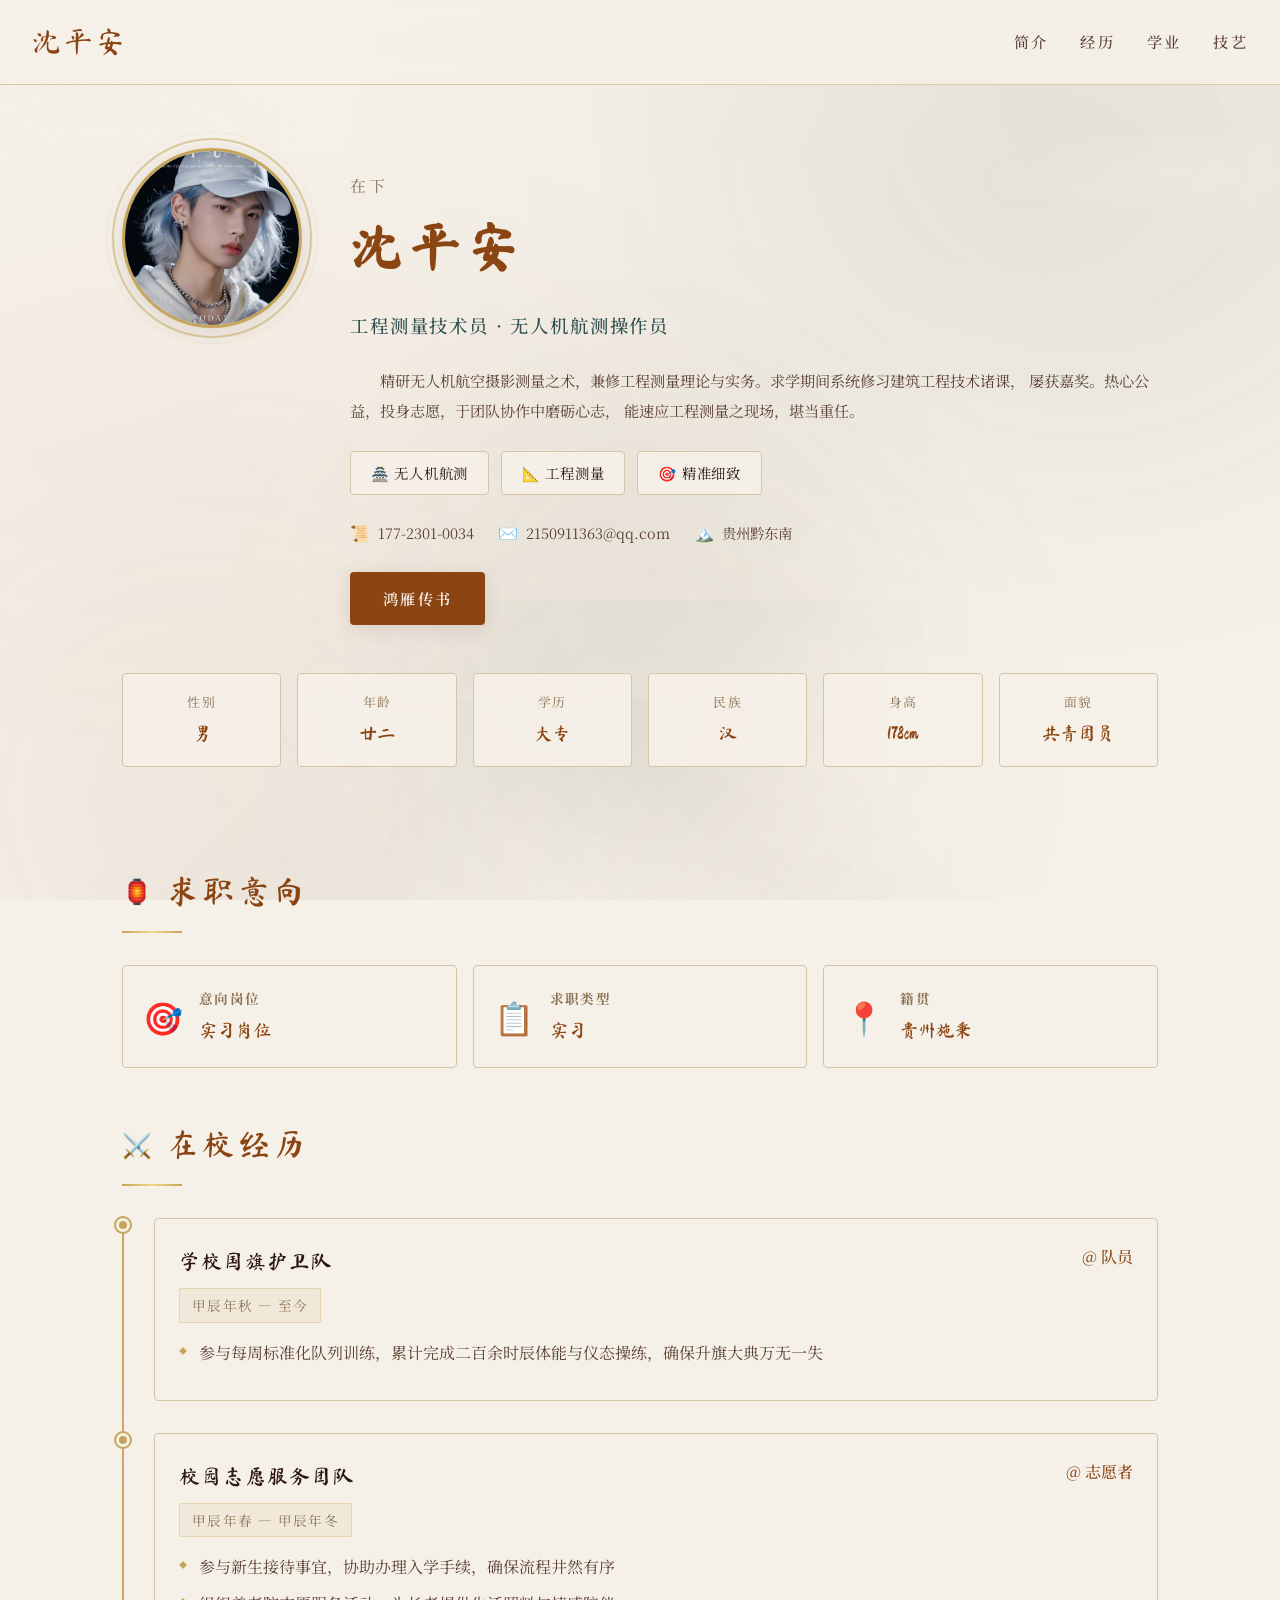
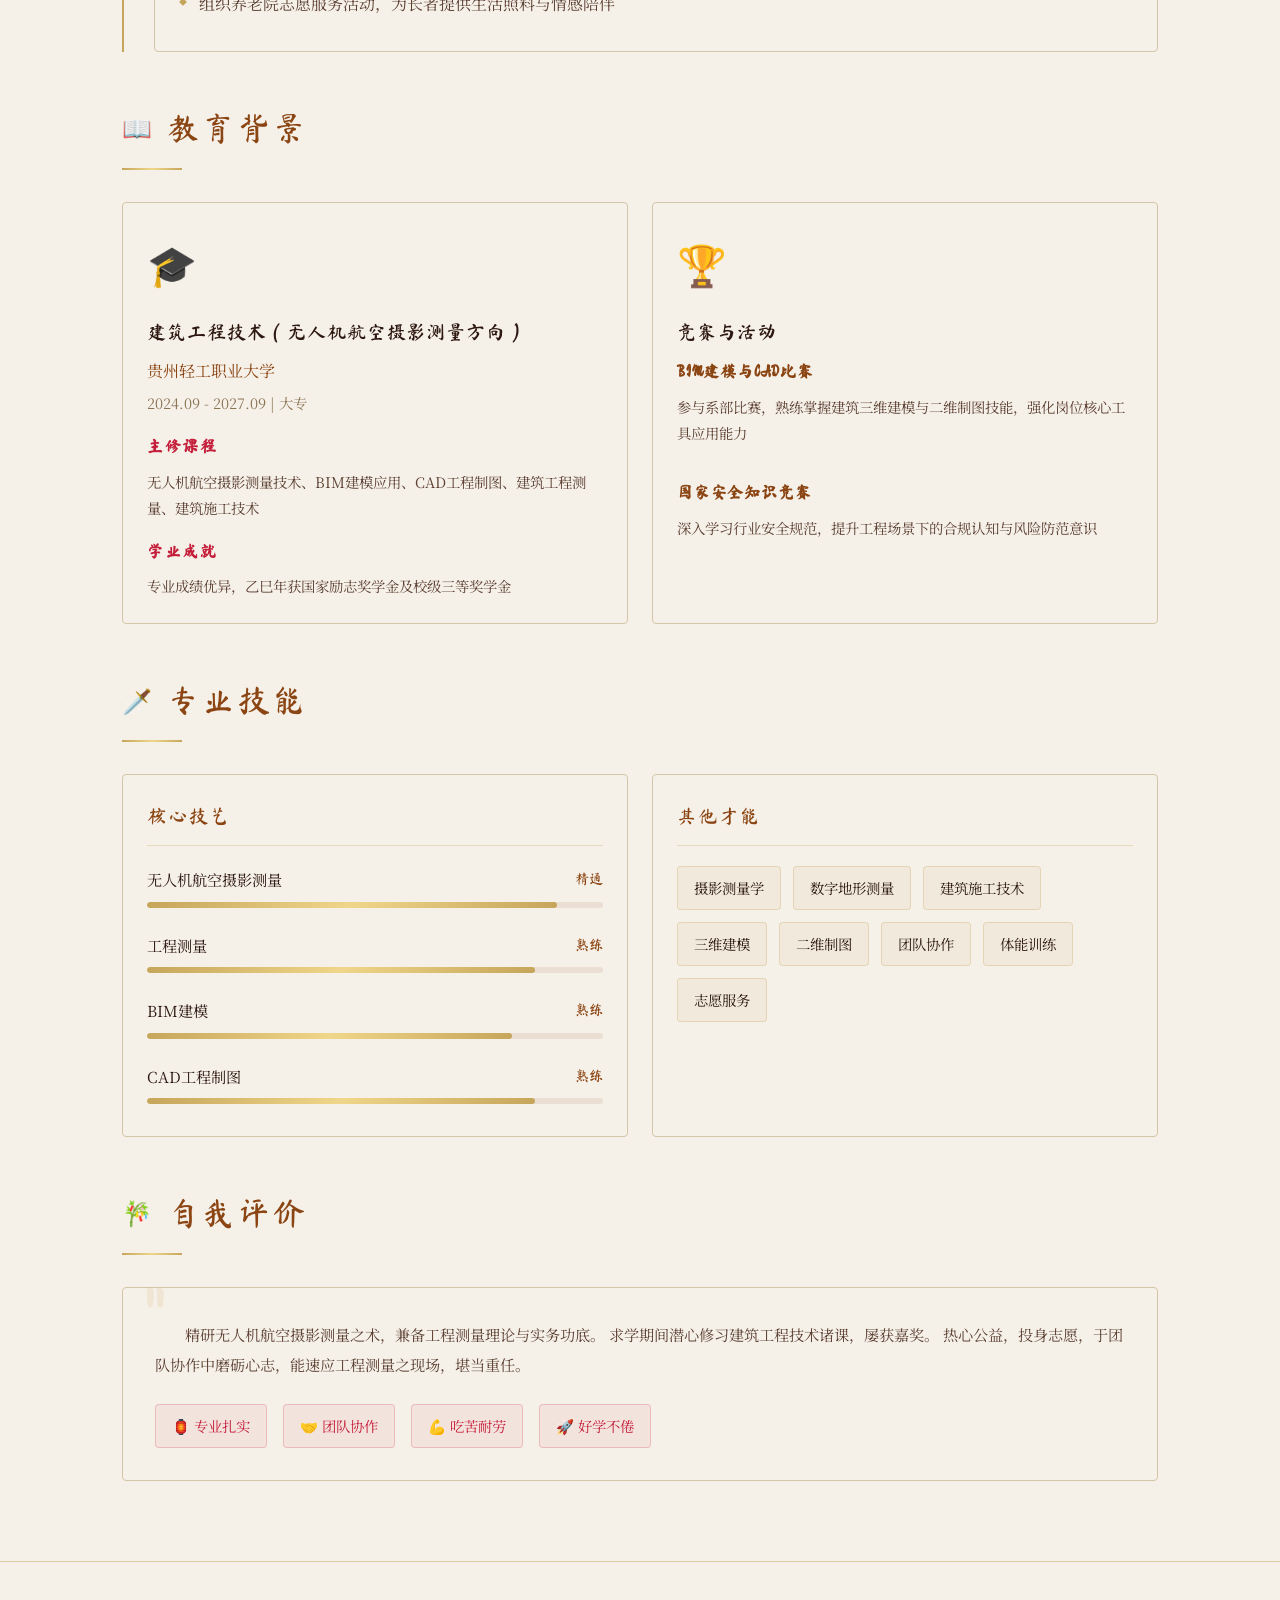
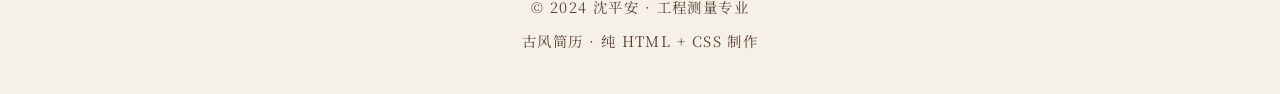
<file: index.html>
<!DOCTYPE html>
<html lang="zh-CN">
<head>
    <meta charset="UTF-8">
    <meta name="viewport" content="width=device-width, initial-scale=1.0">
    <title>个人简历 | 沈平安 - 工程测量</title>
    <link rel="stylesheet" href="style.css">
    <link rel="preconnect" href="https://fonts.googleapis.com">
    <link href="https://fonts.googleapis.com/css2?family=Noto+Serif+SC:wght@400;500;600;700;900&family=Ma+Shan+Zheng&display=swap" rel="stylesheet">
</head>
<body>
    <!-- 背景装饰 -->
    <div class="bg-decoration">
        <div class="ink-wash ink-1"></div>
        <div class="ink-wash ink-2"></div>
        <div class="ink-wash ink-3"></div>
        <div class="cloud cloud-1"></div>
        <div class="cloud cloud-2"></div>
        <div class="mountain mountain-1"></div>
        <div class="mountain mountain-2"></div>
    </div>

    <!-- 导航栏 -->
    <nav class="navbar">
        <div class="nav-brand">沈平安</div>
        <ul class="nav-links">
            <li><a href="#about">简介</a></li>
            <li><a href="#experience">经历</a></li>
            <li><a href="#education">学业</a></li>
            <li><a href="#skills">技艺</a></li>
        </ul>
    </nav>

    <!-- 主要内容 -->
    <main class="container">
        
        <!-- 个人简介区域 -->
        <section id="about" class="section hero-section">
            <div class="hero-content">
                <div class="avatar-wrapper">
                    <div class="avatar-ring"></div>
                    <div class="avatar">
                        <img src="avatar.jpg" alt="沈平安" class="avatar-img">
                    </div>
                </div>
                <div class="hero-text">
                    <h1 class="hero-title">
                        <span class="greeting">在下</span>
                        <span class="name">沈平安</span>
                    </h1>
                    <p class="hero-subtitle">工程测量技术员 · 无人机航测操作员</p>
                    <p class="hero-description">
                        精研无人机航空摄影测量之术，兼修工程测量理论与实务。求学期间系统修习建筑工程技术诸课，
                        屡获嘉奖。热心公益，投身志愿，于团队协作中磨砺心志，
                        能速应工程测量之现场，堪当重任。
                    </p>
                    <div class="hero-tags">
                        <span class="tag">🏯 无人机航测</span>
                        <span class="tag">📐 工程测量</span>
                        <span class="tag">🎯 精准细致</span>
                    </div>
                    <div class="contact-info">
                        <div class="contact-item">
                            <span class="contact-icon">📜</span>
                            <span>177-2301-0034</span>
                        </div>
                        <div class="contact-item">
                            <span class="contact-icon">✉️</span>
                            <span>2150911363@qq.com</span>
                        </div>
                        <div class="contact-item">
                            <span class="contact-icon">🏔️</span>
                            <span>贵州黔东南</span>
                        </div>
                    </div>
                    <div class="social-links">
                        <a href="mailto:2150911363@qq.com" class="social-btn" title="发送邮件">
                            <span>鸿雁传书</span>
                        </a>
                    </div>
                </div>
            </div>
            
            <!-- 基本信息 -->
            <div class="basic-info-grid">
                <div class="info-card">
                    <span class="info-label">性别</span>
                    <span class="info-value">男</span>
                </div>
                <div class="info-card">
                    <span class="info-label">年龄</span>
                    <span class="info-value">廿二</span>
                </div>
                <div class="info-card">
                    <span class="info-label">学历</span>
                    <span class="info-value">大专</span>
                </div>
                <div class="info-card">
                    <span class="info-label">民族</span>
                    <span class="info-value">汉</span>
                </div>
                <div class="info-card">
                    <span class="info-label">身高</span>
                    <span class="info-value">178cm</span>
                </div>
                <div class="info-card">
                    <span class="info-label">面貌</span>
                    <span class="info-value">共青团员</span>
                </div>
            </div>
        </section>

        <!-- 求职意向 -->
        <section class="section intent-section">
            <h2 class="section-title">
                <span class="title-icon">🏮</span>
                求职意向
            </h2>
            <div class="intent-cards">
                <div class="intent-card">
                    <div class="intent-icon">🎯</div>
                    <div class="intent-content">
                        <h3>意向岗位</h3>
                        <p>实习岗位</p>
                    </div>
                </div>
                <div class="intent-card">
                    <div class="intent-icon">📋</div>
                    <div class="intent-content">
                        <h3>求职类型</h3>
                        <p>实习</p>
                    </div>
                </div>
                <div class="intent-card">
                    <div class="intent-icon">📍</div>
                    <div class="intent-content">
                        <h3>籍贯</h3>
                        <p>贵州施秉</p>
                    </div>
                </div>
            </div>
        </section>

        <!-- 在校经历 -->
        <section id="experience" class="section">
            <h2 class="section-title">
                <span class="title-icon">⚔️</span>
                在校经历
            </h2>
            <div class="timeline">
                <div class="timeline-item">
                    <div class="timeline-marker"></div>
                    <div class="timeline-content">
                        <div class="timeline-header">
                            <h3 class="timeline-title">学校国旗护卫队</h3>
                            <span class="timeline-company">@ 队员</span>
                        </div>
                        <span class="timeline-date">甲辰年秋 — 至今</span>
                        <ul class="timeline-list">
                            <li>参与每周标准化队列训练，累计完成二百余时辰体能与仪态操练，确保升旗大典万无一失</li>
                        </ul>
                    </div>
                </div>
                <div class="timeline-item">
                    <div class="timeline-marker"></div>
                    <div class="timeline-content">
                        <div class="timeline-header">
                            <h3 class="timeline-title">校园志愿服务团队</h3>
                            <span class="timeline-company">@ 志愿者</span>
                        </div>
                        <span class="timeline-date">甲辰年春 — 甲辰年冬</span>
                        <ul class="timeline-list">
                            <li>参与新生接待事宜，协助办理入学手续，确保流程井然有序</li>
                            <li>组织养老院志愿服务活动，为长者提供生活照料与情感陪伴</li>
                        </ul>
                    </div>
                </div>
            </div>
        </section>

        <!-- 教育背景 -->
        <section id="education" class="section">
            <h2 class="section-title">
                <span class="title-icon">📖</span>
                教育背景
            </h2>
            <div class="education-grid">
                <div class="education-card main-edu">
                    <div class="edu-icon">🎓</div>
                    <div class="edu-content">
                        <h3 class="edu-degree">建筑工程技术（无人机航空摄影测量方向）</h3>
                        <p class="edu-school">贵州轻工职业大学</p>
                        <p class="edu-date">2024.09 - 2027.09 | 大专</p>
                        <div class="edu-highlights">
                            <h4>主修课程</h4>
                            <p>无人机航空摄影测量技术、BIM建模应用、CAD工程制图、建筑工程测量、建筑施工技术</p>
                            <h4>学业成就</h4>
                            <p>专业成绩优异，乙巳年获国家励志奖学金及校级三等奖学金</p>
                        </div>
                    </div>
                </div>
                <div class="education-card activity">
                    <div class="edu-icon">🏆</div>
                    <div class="edu-content">
                        <h3 class="edu-degree">竞赛与活动</h3>
                        <ul class="activity-list">
                            <li>
                                <strong>BIM建模与CAD比赛</strong>
                                <p>参与系部比赛，熟练掌握建筑三维建模与二维制图技能，强化岗位核心工具应用能力</p>
                            </li>
                            <li>
                                <strong>国家安全知识竞赛</strong>
                                <p>深入学习行业安全规范，提升工程场景下的合规认知与风险防范意识</p>
                            </li>
                        </ul>
                    </div>
                </div>
            </div>
        </section>

        <!-- 技能展示 -->
        <section id="skills" class="section">
            <h2 class="section-title">
                <span class="title-icon">🗡️</span>
                专业技能
            </h2>
            <div class="skills-container">
                <div class="skill-category">
                    <h3 class="category-title">核心技艺</h3>
                    <div class="skill-items">
                        <div class="skill-item">
                            <div class="skill-info">
                                <span class="skill-name">无人机航空摄影测量</span>
                                <span class="skill-level">精通</span>
                            </div>
                            <div class="skill-bar">
                                <div class="skill-progress" style="--progress: 90%"></div>
                            </div>
                        </div>
                        <div class="skill-item">
                            <div class="skill-info">
                                <span class="skill-name">工程测量</span>
                                <span class="skill-level">熟练</span>
                            </div>
                            <div class="skill-bar">
                                <div class="skill-progress" style="--progress: 85%"></div>
                            </div>
                        </div>
                        <div class="skill-item">
                            <div class="skill-info">
                                <span class="skill-name">BIM建模</span>
                                <span class="skill-level">熟练</span>
                            </div>
                            <div class="skill-bar">
                                <div class="skill-progress" style="--progress: 80%"></div>
                            </div>
                        </div>
                        <div class="skill-item">
                            <div class="skill-info">
                                <span class="skill-name">CAD工程制图</span>
                                <span class="skill-level">熟练</span>
                            </div>
                            <div class="skill-bar">
                                <div class="skill-progress" style="--progress: 85%"></div>
                            </div>
                        </div>
                    </div>
                </div>
                <div class="skill-category">
                    <h3 class="category-title">其他才能</h3>
                    <div class="skill-tags-grid">
                        <span class="skill-tag">摄影测量学</span>
                        <span class="skill-tag">数字地形测量</span>
                        <span class="skill-tag">建筑施工技术</span>
                        <span class="skill-tag">三维建模</span>
                        <span class="skill-tag">二维制图</span>
                        <span class="skill-tag">团队协作</span>
                        <span class="skill-tag">体能训练</span>
                        <span class="skill-tag">志愿服务</span>
                    </div>
                </div>
            </div>
        </section>

        <!-- 自我评价 -->
        <section class="section evaluation-section">
            <h2 class="section-title">
                <span class="title-icon">🎋</span>
                自我评价
            </h2>
            <div class="evaluation-card">
                <p class="evaluation-text">
                    精研无人机航空摄影测量之术，兼备工程测量理论与实务功底。
                    求学期间潜心修习建筑工程技术诸课，屡获嘉奖。
                    热心公益，投身志愿，于团队协作中磨砺心志，能速应工程测量之现场，堪当重任。
                </p>
                <div class="evaluation-tags">
                    <span class="eval-tag">🏮 专业扎实</span>
                    <span class="eval-tag">🤝 团队协作</span>
                    <span class="eval-tag">💪 吃苦耐劳</span>
                    <span class="eval-tag">🚀 好学不倦</span>
                </div>
            </div>
        </section>

    </main>

    <!-- 页脚 -->
    <footer class="footer">
        <p>© 2024 沈平安 · 工程测量专业</p>
        <p class="footer-note">古风简历 · 纯 HTML + CSS 制作</p>
    </footer>

</body>
</html>
</file>
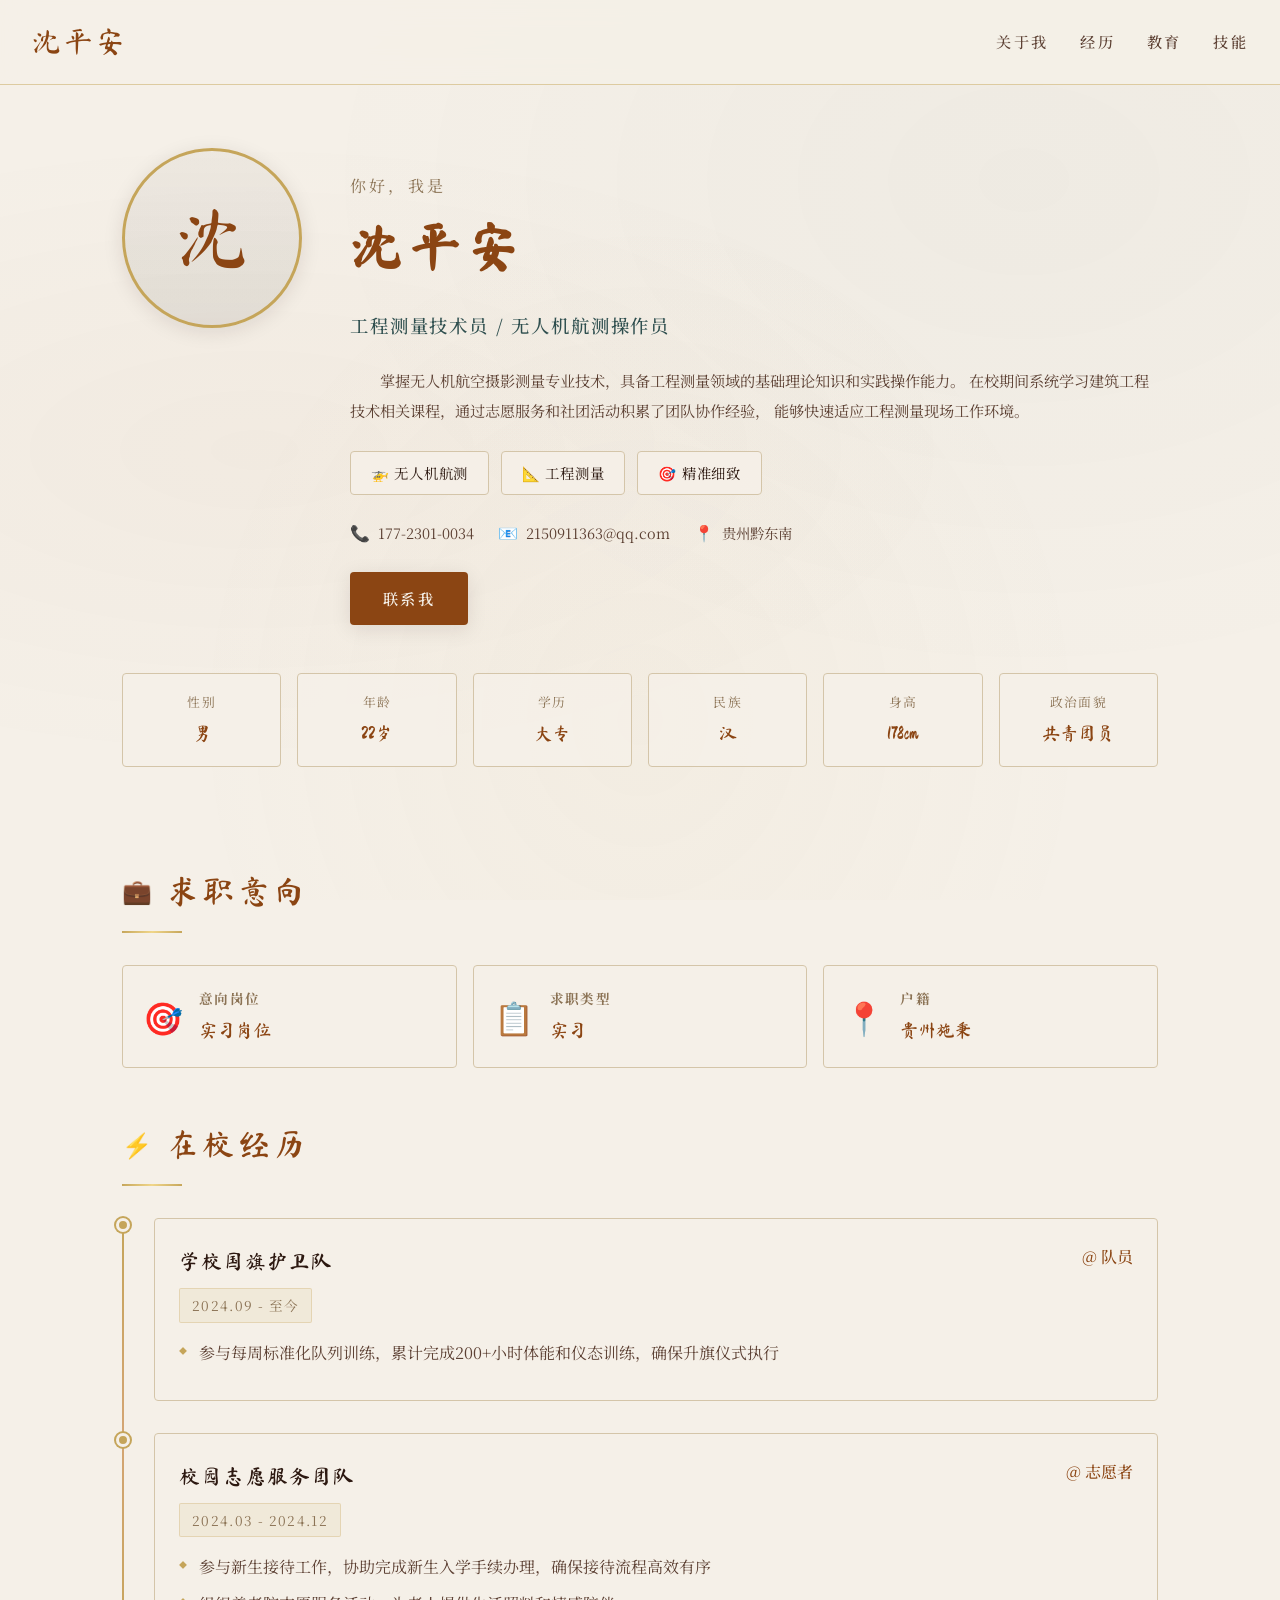
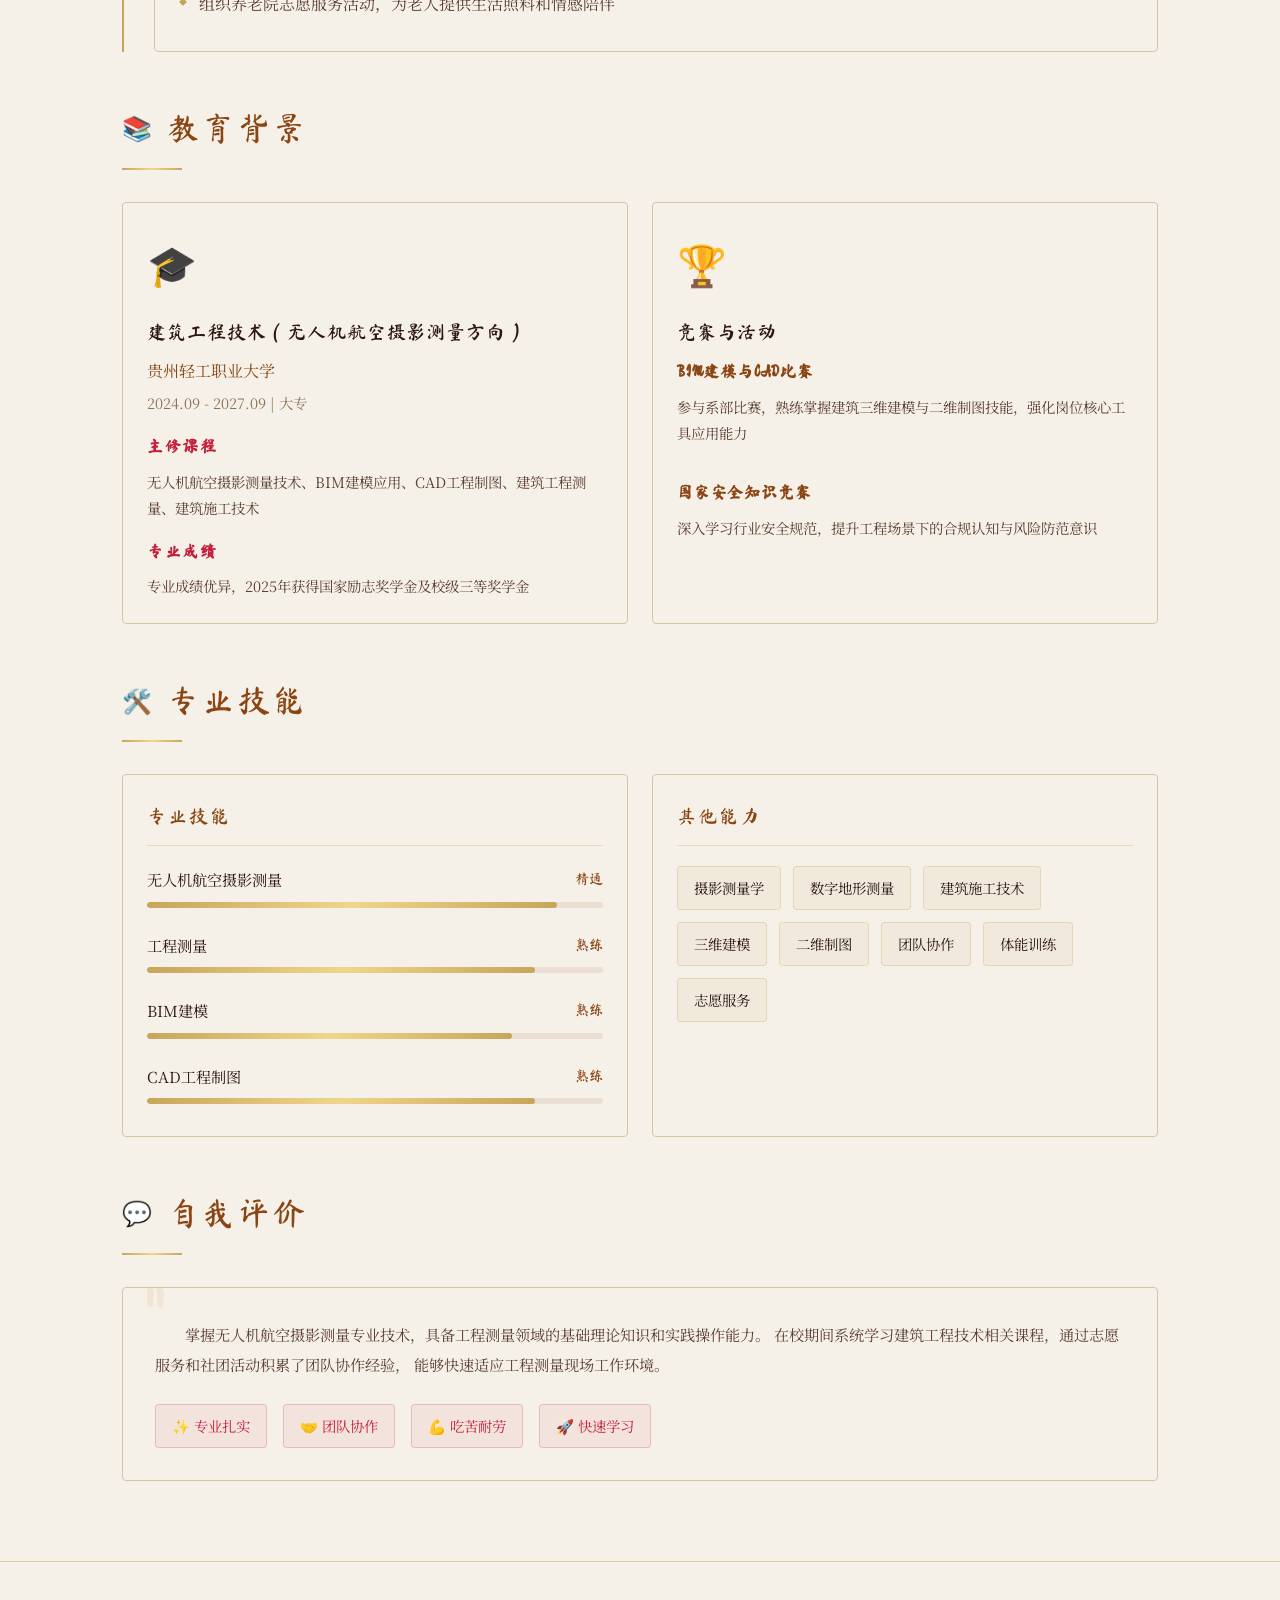
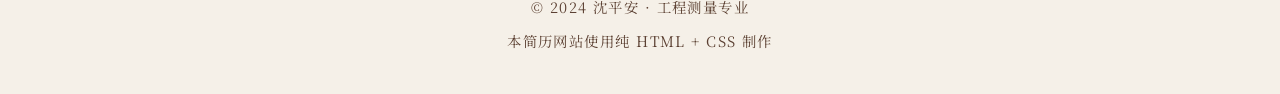
<file: 6a15bedf34c245a717227008_index.html>
<!DOCTYPE html>
<html lang="zh-CN">
<head>
    <meta charset="UTF-8">
    <meta name="viewport" content="width=device-width, initial-scale=1.0">
    <title>个人简历 | 沈平安 - 工程测量</title>
    <link rel="stylesheet" href="style.css">
</head>
<body>
    <!-- 背景装饰 -->
    <div class="bg-decoration">
        <div class="gradient-orb orb-1"></div>
        <div class="gradient-orb orb-2"></div>
        <div class="gradient-orb orb-3"></div>
    </div>

    <!-- 导航栏 -->
    <nav class="navbar">
        <div class="nav-brand">沈平安</div>
        <ul class="nav-links">
            <li><a href="#about">关于我</a></li>
            <li><a href="#experience">经历</a></li>
            <li><a href="#education">教育</a></li>
            <li><a href="#skills">技能</a></li>
        </ul>
    </nav>

    <!-- 主要内容 -->
    <main class="container">
        
        <!-- 个人简介区域 -->
        <section id="about" class="section hero-section">
            <div class="hero-content">
                <div class="avatar-wrapper">
                    <div class="avatar-glow"></div>
                    <div class="avatar">
                        <span class="avatar-placeholder">沈</span>
                    </div>
                </div>
                <div class="hero-text">
                    <h1 class="hero-title">
                        <span class="greeting">你好，我是</span>
                        <span class="name">沈平安</span>
                    </h1>
                    <p class="hero-subtitle">工程测量技术员 / 无人机航测操作员</p>
                    <p class="hero-description">
                        掌握无人机航空摄影测量专业技术，具备工程测量领域的基础理论知识和实践操作能力。
                        在校期间系统学习建筑工程技术相关课程，通过志愿服务和社团活动积累了团队协作经验，
                        能够快速适应工程测量现场工作环境。
                    </p>
                    <div class="hero-tags">
                        <span class="tag">🚁 无人机航测</span>
                        <span class="tag">📐 工程测量</span>
                        <span class="tag">🎯 精准细致</span>
                    </div>
                    <div class="contact-info">
                        <div class="contact-item">
                            <span class="contact-icon">📞</span>
                            <span>177-2301-0034</span>
                        </div>
                        <div class="contact-item">
                            <span class="contact-icon">📧</span>
                            <span>2150911363@qq.com</span>
                        </div>
                        <div class="contact-item">
                            <span class="contact-icon">📍</span>
                            <span>贵州黔东南</span>
                        </div>
                    </div>
                    <div class="social-links">
                        <a href="mailto:2150911363@qq.com" class="social-btn" title="发送邮件">
                            <span>联系我</span>
                        </a>
                    </div>
                </div>
            </div>
            
            <!-- 基本信息 -->
            <div class="basic-info-grid">
                <div class="info-card">
                    <span class="info-label">性别</span>
                    <span class="info-value">男</span>
                </div>
                <div class="info-card">
                    <span class="info-label">年龄</span>
                    <span class="info-value">22岁</span>
                </div>
                <div class="info-card">
                    <span class="info-label">学历</span>
                    <span class="info-value">大专</span>
                </div>
                <div class="info-card">
                    <span class="info-label">民族</span>
                    <span class="info-value">汉</span>
                </div>
                <div class="info-card">
                    <span class="info-label">身高</span>
                    <span class="info-value">178cm</span>
                </div>
                <div class="info-card">
                    <span class="info-label">政治面貌</span>
                    <span class="info-value">共青团员</span>
                </div>
            </div>
        </section>

        <!-- 求职意向 -->
        <section class="section intent-section">
            <h2 class="section-title">
                <span class="title-icon">💼</span>
                求职意向
            </h2>
            <div class="intent-cards">
                <div class="intent-card">
                    <div class="intent-icon">🎯</div>
                    <div class="intent-content">
                        <h3>意向岗位</h3>
                        <p>实习岗位</p>
                    </div>
                </div>
                <div class="intent-card">
                    <div class="intent-icon">📋</div>
                    <div class="intent-content">
                        <h3>求职类型</h3>
                        <p>实习</p>
                    </div>
                </div>
                <div class="intent-card">
                    <div class="intent-icon">📍</div>
                    <div class="intent-content">
                        <h3>户籍</h3>
                        <p>贵州施秉</p>
                    </div>
                </div>
            </div>
        </section>

        <!-- 在校经历 -->
        <section id="experience" class="section">
            <h2 class="section-title">
                <span class="title-icon">⚡</span>
                在校经历
            </h2>
            <div class="timeline">
                <div class="timeline-item">
                    <div class="timeline-marker"></div>
                    <div class="timeline-content">
                        <div class="timeline-header">
                            <h3 class="timeline-title">学校国旗护卫队</h3>
                            <span class="timeline-company">@ 队员</span>
                        </div>
                        <span class="timeline-date">2024.09 - 至今</span>
                        <ul class="timeline-list">
                            <li>参与每周标准化队列训练，累计完成200+小时体能和仪态训练，确保升旗仪式执行</li>
                        </ul>
                    </div>
                </div>
                <div class="timeline-item">
                    <div class="timeline-marker"></div>
                    <div class="timeline-content">
                        <div class="timeline-header">
                            <h3 class="timeline-title">校园志愿服务团队</h3>
                            <span class="timeline-company">@ 志愿者</span>
                        </div>
                        <span class="timeline-date">2024.03 - 2024.12</span>
                        <ul class="timeline-list">
                            <li>参与新生接待工作，协助完成新生入学手续办理，确保接待流程高效有序</li>
                            <li>组织养老院志愿服务活动，为老人提供生活照料和情感陪伴</li>
                        </ul>
                    </div>
                </div>
            </div>
        </section>

        <!-- 教育背景 -->
        <section id="education" class="section">
            <h2 class="section-title">
                <span class="title-icon">📚</span>
                教育背景
            </h2>
            <div class="education-grid">
                <div class="education-card main-edu">
                    <div class="edu-icon">🎓</div>
                    <div class="edu-content">
                        <h3 class="edu-degree">建筑工程技术（无人机航空摄影测量方向）</h3>
                        <p class="edu-school">贵州轻工职业大学</p>
                        <p class="edu-date">2024.09 - 2027.09 | 大专</p>
                        <div class="edu-highlights">
                            <h4>主修课程</h4>
                            <p>无人机航空摄影测量技术、BIM建模应用、CAD工程制图、建筑工程测量、建筑施工技术</p>
                            <h4>专业成绩</h4>
                            <p>专业成绩优异，2025年获得国家励志奖学金及校级三等奖学金</p>
                        </div>
                    </div>
                </div>
                <div class="education-card activity">
                    <div class="edu-icon">🏆</div>
                    <div class="edu-content">
                        <h3 class="edu-degree">竞赛与活动</h3>
                        <ul class="activity-list">
                            <li>
                                <strong>BIM建模与CAD比赛</strong>
                                <p>参与系部比赛，熟练掌握建筑三维建模与二维制图技能，强化岗位核心工具应用能力</p>
                            </li>
                            <li>
                                <strong>国家安全知识竞赛</strong>
                                <p>深入学习行业安全规范，提升工程场景下的合规认知与风险防范意识</p>
                            </li>
                        </ul>
                    </div>
                </div>
            </div>
        </section>

        <!-- 技能展示 -->
        <section id="skills" class="section">
            <h2 class="section-title">
                <span class="title-icon">🛠️</span>
                专业技能
            </h2>
            <div class="skills-container">
                <div class="skill-category">
                    <h3 class="category-title">专业技能</h3>
                    <div class="skill-items">
                        <div class="skill-item">
                            <div class="skill-info">
                                <span class="skill-name">无人机航空摄影测量</span>
                                <span class="skill-level">精通</span>
                            </div>
                            <div class="skill-bar">
                                <div class="skill-progress" style="--progress: 90%"></div>
                            </div>
                        </div>
                        <div class="skill-item">
                            <div class="skill-info">
                                <span class="skill-name">工程测量</span>
                                <span class="skill-level">熟练</span>
                            </div>
                            <div class="skill-bar">
                                <div class="skill-progress" style="--progress: 85%"></div>
                            </div>
                        </div>
                        <div class="skill-item">
                            <div class="skill-info">
                                <span class="skill-name">BIM建模</span>
                                <span class="skill-level">熟练</span>
                            </div>
                            <div class="skill-bar">
                                <div class="skill-progress" style="--progress: 80%"></div>
                            </div>
                        </div>
                        <div class="skill-item">
                            <div class="skill-info">
                                <span class="skill-name">CAD工程制图</span>
                                <span class="skill-level">熟练</span>
                            </div>
                            <div class="skill-bar">
                                <div class="skill-progress" style="--progress: 85%"></div>
                            </div>
                        </div>
                    </div>
                </div>
                <div class="skill-category">
                    <h3 class="category-title">其他能力</h3>
                    <div class="skill-tags-grid">
                        <span class="skill-tag">摄影测量学</span>
                        <span class="skill-tag">数字地形测量</span>
                        <span class="skill-tag">建筑施工技术</span>
                        <span class="skill-tag">三维建模</span>
                        <span class="skill-tag">二维制图</span>
                        <span class="skill-tag">团队协作</span>
                        <span class="skill-tag">体能训练</span>
                        <span class="skill-tag">志愿服务</span>
                    </div>
                </div>
            </div>
        </section>

        <!-- 自我评价 -->
        <section class="section evaluation-section">
            <h2 class="section-title">
                <span class="title-icon">💬</span>
                自我评价
            </h2>
            <div class="evaluation-card">
                <p class="evaluation-text">
                    掌握无人机航空摄影测量专业技术，具备工程测量领域的基础理论知识和实践操作能力。
                    在校期间系统学习建筑工程技术相关课程，通过志愿服务和社团活动积累了团队协作经验，
                    能够快速适应工程测量现场工作环境。
                </p>
                <div class="evaluation-tags">
                    <span class="eval-tag">✨ 专业扎实</span>
                    <span class="eval-tag">🤝 团队协作</span>
                    <span class="eval-tag">💪 吃苦耐劳</span>
                    <span class="eval-tag">🚀 快速学习</span>
                </div>
            </div>
        </section>

    </main>

    <!-- 页脚 -->
    <footer class="footer">
        <p>© 2024 沈平安 · 工程测量专业</p>
        <p class="footer-note">本简历网站使用纯 HTML + CSS 制作</p>
    </footer>

</body>
</html>
</file>
<file: style.css>
/* ========================================
   沈平安个人简历网站 - 古风风格
   水墨山水 · 宣纸质感 · 古典配色
   ======================================== */

@import url('https://fonts.googleapis.com/css2?family=Noto+Serif+SC:wght@400;500;600;700;900&family=Ma+Shan+Zheng&display=swap');

:root {
    --primary: #8B4513;
    --primary-light: #D4A574;
    --secondary: #2F4F4F;
    --accent: #C41E3A;
    --accent-light: #E8A0BF;
    --gold: #C5A55A;
    --gold-light: #F0D68A;

    --bg-paper: #F5F0E8;
    --bg-paper-dark: #EDE5D5;
    --bg-card: rgba(245, 240, 232, 0.9);
    --bg-card-hover: rgba(237, 229, 213, 0.95);
    --bg-ink: #1a1a1a;

    --text-primary: #2C1810;
    --text-secondary: #5C4033;
    --text-muted: #8B7355;

    --gradient-primary: linear-gradient(135deg, #8B4513, #C5A55A);
    --gradient-gold: linear-gradient(135deg, #C5A55A, #F0D68A, #C5A55A);
    --gradient-ink: linear-gradient(180deg, rgba(26,26,26,0.03), rgba(26,26,26,0.08));

    --shadow-card: 0 4px 20px rgba(44, 24, 16, 0.1);
    --shadow-hover: 0 8px 30px rgba(44, 24, 16, 0.15);
    --shadow-ink: 0 2px 10px rgba(44, 24, 16, 0.08);

    --border-classic: 1px solid #D4C5A9;
    --border-gold: 1px solid rgba(197, 165, 90, 0.5);
    --border-accent: 1px solid rgba(196, 30, 58, 0.3);

    --spacing-xs: 0.5rem;
    --spacing-sm: 1rem;
    --spacing-md: 1.5rem;
    --spacing-lg: 2rem;
    --spacing-xl: 3rem;

    --font-serif: 'Noto Serif SC', 'SimSun', 'STSong', serif;
    --font-brush: 'Ma Shan Zheng', 'STKaiti', 'KaiTi', cursive;
}

* { margin: 0; padding: 0; box-sizing: border-box; }
html { scroll-behavior: smooth; }

body {
    font-family: var(--font-serif);
    background: var(--bg-paper);
    color: var(--text-primary);
    line-height: 1.8;
    min-height: 100vh;
    overflow-x: hidden;
}

/* 宣纸纹理背景 */
body::before {
    content: '';
    position: fixed;
    top: 0; left: 0; width: 100%; height: 100%;
    background-image:
        radial-gradient(ellipse at 20% 50%, rgba(139,69,19,0.03) 0%, transparent 50%),
        radial-gradient(ellipse at 80% 20%, rgba(47,79,79,0.03) 0%, transparent 50%),
        radial-gradient(ellipse at 50% 80%, rgba(197,165,90,0.04) 0%, transparent 50%);
    pointer-events: none;
    z-index: 0;
}

/* 背景装饰 - 水墨山水 */
.bg-decoration {
    position: fixed;
    top: 0; left: 0; width: 100%; height: 100%;
    pointer-events: none;
    z-index: 0;
    overflow: hidden;
}

.ink-wash {
    position: absolute;
    border-radius: 50%;
    filter: blur(100px);
    opacity: 0.06;
    animation: inkFloat 25s ease-in-out infinite;
}

.ink-1 {
    width: 800px; height: 800px;
    background: radial-gradient(circle, #2F4F4F, transparent);
    top: -300px; right: -200px;
}

.ink-2 {
    width: 600px; height: 600px;
    background: radial-gradient(circle, #8B4513, transparent);
    bottom: -200px; left: -100px;
    animation-delay: -8s;
}

.ink-3 {
    width: 500px; height: 500px;
    background: radial-gradient(circle, #1a1a1a, transparent);
    top: 40%; left: 30%;
    animation-delay: -16s;
}

.cloud {
    position: absolute;
    background: radial-gradient(ellipse, rgba(245,240,232,0.8), transparent);
    border-radius: 50%;
    animation: cloudDrift 30s ease-in-out infinite;
}

.cloud-1 {
    width: 400px; height: 120px;
    top: 8%; left: -100px;
    opacity: 0.5;
}

.cloud-2 {
    width: 300px; height: 80px;
    top: 15%; right: -50px;
    opacity: 0.3;
    animation-delay: -15s;
}

.mountain {
    position: absolute;
    bottom: 0;
    width: 100%;
    opacity: 0.03;
}

.mountain-1 {
    height: 300px;
    background: linear-gradient(135deg, transparent 30%, #2F4F4F 50%, transparent 70%);
    left: -10%;
}

.mountain-2 {
    height: 200px;
    background: linear-gradient(225deg, transparent 40%, #1a1a1a 55%, transparent 70%);
    right: -10%;
}

@keyframes inkFloat {
    0%, 100% { transform: translate(0, 0) scale(1); }
    33% { transform: translate(20px, -15px) scale(1.03); }
    66% { transform: translate(-15px, 10px) scale(0.97); }
}

@keyframes cloudDrift {
    0%, 100% { transform: translateX(0); }
    50% { transform: translateX(60px); }
}

/* 导航栏 */
.navbar {
    position: fixed;
    top: 0; left: 0; right: 0;
    display: flex;
    justify-content: space-between;
    align-items: center;
    padding: 1rem 2rem;
    background: rgba(245, 240, 232, 0.92);
    backdrop-filter: blur(15px);
    border-bottom: var(--border-gold);
    z-index: 1000;
}

.nav-brand {
    font-family: var(--font-brush);
    font-size: 1.8rem;
    color: var(--primary);
    letter-spacing: 0.1em;
}

.nav-links {
    display: flex;
    list-style: none;
    gap: 2rem;
}

.nav-links a {
    color: var(--text-secondary);
    text-decoration: none;
    font-weight: 500;
    font-size: 0.95rem;
    letter-spacing: 0.15em;
    transition: all 0.3s ease;
    position: relative;
    padding-bottom: 4px;
}

.nav-links a::after {
    content: '';
    position: absolute;
    bottom: 0; left: 50%;
    width: 0; height: 2px;
    background: var(--gold);
    transition: all 0.3s ease;
    transform: translateX(-50%);
}

.nav-links a:hover {
    color: var(--primary);
}

.nav-links a:hover::after {
    width: 100%;
}

/* 主容器 */
.container {
    position: relative;
    z-index: 1;
    max-width: 1100px;
    margin: 0 auto;
    padding: 100px 2rem 2rem;
}

.section {
    margin-bottom: var(--spacing-xl);
}

.section-title {
    display: flex;
    align-items: center;
    gap: 0.75rem;
    font-family: var(--font-brush);
    font-size: 2rem;
    font-weight: 400;
    margin-bottom: var(--spacing-lg);
    color: var(--primary);
    letter-spacing: 0.1em;
    position: relative;
    padding-bottom: 0.75rem;
}

.section-title::after {
    content: '';
    position: absolute;
    bottom: 0; left: 0;
    width: 60px; height: 2px;
    background: var(--gradient-gold);
}

.title-icon {
    font-size: 1.5rem;
}

/* Hero区域 */
.hero-section {
    padding: var(--spacing-xl) 0;
}

.hero-content {
    display: grid;
    grid-template-columns: auto 1fr;
    gap: var(--spacing-xl);
    align-items: start;
    margin-bottom: var(--spacing-xl);
}

/* 头像 */
.avatar-wrapper {
    position: relative;
}

.avatar-ring {
    position: absolute;
    top: 50%; left: 50%;
    transform: translate(-50%, -50%);
    width: 200px; height: 200px;
    border: 2px solid var(--gold);
    border-radius: 50%;
    opacity: 0.5;
    animation: ringPulse 4s ease-in-out infinite;
}

.avatar-ring::before {
    content: '';
    position: absolute;
    top: -8px; left: -8px; right: -8px; bottom: -8px;
    border: 1px solid rgba(197,165,90,0.2);
    border-radius: 50%;
}

@keyframes ringPulse {
    0%, 100% { transform: translate(-50%, -50%) scale(1); opacity: 0.5; }
    50% { transform: translate(-50%, -50%) scale(1.05); opacity: 0.8; }
}

.avatar {
    position: relative;
    width: 180px; height: 180px;
    border-radius: 50%;
    background: var(--gradient-ink);
    border: 3px solid var(--gold);
    display: flex;
    align-items: center;
    justify-content: center;
    box-shadow: var(--shadow-card);
}

.avatar-placeholder {
    font-family: var(--font-brush);
    font-size: 4.5rem;
    color: var(--primary);
}

.avatar-img {
    width: 100%;
    height: 100%;
    object-fit: cover;
    border-radius: 50%;
}

/* Hero文字 */
.hero-text {
    padding-top: var(--spacing-md);
}

.hero-title {
    margin-bottom: var(--spacing-sm);
}

.greeting {
    display: block;
    font-size: 1rem;
    color: var(--text-muted);
    font-weight: 400;
    letter-spacing: 0.2em;
}

.name {
    display: block;
    font-family: var(--font-brush);
    font-size: 3.2rem;
    color: var(--primary);
    letter-spacing: 0.15em;
}

.hero-subtitle {
    font-size: 1.15rem;
    color: var(--secondary);
    margin-bottom: var(--spacing-md);
    font-weight: 500;
    letter-spacing: 0.1em;
}

.hero-description {
    color: var(--text-secondary);
    font-size: 0.95rem;
    line-height: 2;
    margin-bottom: var(--spacing-md);
    text-indent: 2em;
}

.hero-tags {
    display: flex;
    flex-wrap: wrap;
    gap: 0.75rem;
    margin-bottom: var(--spacing-md);
}

.tag {
    padding: 0.5rem 1.25rem;
    background: var(--bg-card);
    border: var(--border-classic);
    border-radius: 4px;
    font-size: 0.9rem;
    color: var(--text-primary);
    transition: all 0.3s ease;
    letter-spacing: 0.05em;
}

.tag:hover {
    border-color: var(--gold);
    box-shadow: var(--shadow-ink);
    transform: translateY(-2px);
}

/* 联系信息 */
.contact-info {
    display: flex;
    flex-wrap: wrap;
    gap: 1.5rem;
    margin-bottom: var(--spacing-md);
}

.contact-item {
    display: flex;
    align-items: center;
    gap: 0.5rem;
    color: var(--text-secondary);
    font-size: 0.9rem;
}

.contact-icon {
    font-size: 1rem;
}

/* 社交链接 */
.social-links {
    display: flex;
    gap: 1rem;
}

.social-btn {
    display: inline-flex;
    align-items: center;
    gap: 0.5rem;
    padding: 0.75rem 2rem;
    background: var(--primary);
    color: var(--bg-paper);
    text-decoration: none;
    border-radius: 4px;
    font-weight: 600;
    font-size: 0.95rem;
    letter-spacing: 0.15em;
    transition: all 0.3s ease;
    box-shadow: var(--shadow-card);
    border: 1px solid rgba(139,69,19,0.3);
}

.social-btn:hover {
    background: var(--secondary);
    transform: translateY(-2px);
    box-shadow: var(--shadow-hover);
}

/* 基本信息网格 */
.basic-info-grid {
    display: grid;
    grid-template-columns: repeat(auto-fit, minmax(140px, 1fr));
    gap: 1rem;
}

.info-card {
    background: var(--bg-card);
    border: var(--border-classic);
    border-radius: 4px;
    padding: 1rem;
    text-align: center;
    transition: all 0.3s ease;
}

.info-card:hover {
    background: var(--bg-card-hover);
    transform: translateY(-2px);
    box-shadow: var(--shadow-hover);
    border-color: var(--gold);
}

.info-label {
    display: block;
    font-size: 0.8rem;
    color: var(--text-muted);
    margin-bottom: 0.25rem;
    letter-spacing: 0.1em;
}

.info-value {
    font-family: var(--font-brush);
    font-size: 1.15rem;
    font-weight: 400;
    color: var(--primary);
}

/* 求职意向 */
.intent-section {
    margin-bottom: var(--spacing-xl);
}

.intent-cards {
    display: grid;
    grid-template-columns: repeat(auto-fit, minmax(200px, 1fr));
    gap: 1rem;
}

.intent-card {
    display: flex;
    align-items: center;
    gap: 1rem;
    background: var(--bg-card);
    border: var(--border-classic);
    border-radius: 4px;
    padding: 1.25rem;
    transition: all 0.3s ease;
}

.intent-card:hover {
    background: var(--bg-card-hover);
    transform: translateY(-2px);
    box-shadow: var(--shadow-hover);
    border-color: var(--gold);
}

.intent-icon {
    font-size: 2rem;
}

.intent-content h3 {
    font-size: 0.85rem;
    color: var(--text-muted);
    margin-bottom: 0.25rem;
    letter-spacing: 0.1em;
}

.intent-content p {
    font-family: var(--font-brush);
    font-size: 1.15rem;
    color: var(--primary);
}

/* 时间线 */
.timeline {
    position: relative;
    padding-left: 2rem;
}

.timeline::before {
    content: '';
    position: absolute;
    left: 0; top: 0; bottom: 0;
    width: 2px;
    background: linear-gradient(to bottom, var(--gold), var(--primary-light), var(--gold));
}

.timeline-item {
    position: relative;
    margin-bottom: var(--spacing-lg);
}

.timeline-marker {
    position: absolute;
    left: -2rem; top: 0;
    width: 14px; height: 14px;
    background: var(--gold);
    border: 3px solid var(--bg-paper);
    border-radius: 50%;
    transform: translateX(-6px);
    box-shadow: 0 0 0 2px var(--gold);
}

.timeline-content {
    background: var(--bg-card);
    border: var(--border-classic);
    border-radius: 4px;
    padding: 1.5rem;
    transition: all 0.3s ease;
}

.timeline-content:hover {
    background: var(--bg-card-hover);
    box-shadow: var(--shadow-hover);
    border-color: var(--gold);
}

.timeline-header {
    display: flex;
    justify-content: space-between;
    align-items: flex-start;
    flex-wrap: wrap;
    gap: 0.5rem;
    margin-bottom: 0.5rem;
}

.timeline-title {
    font-family: var(--font-brush);
    font-size: 1.3rem;
    font-weight: 400;
    color: var(--text-primary);
    letter-spacing: 0.05em;
}

.timeline-company {
    color: var(--primary);
    font-weight: 500;
}

.timeline-date {
    display: inline-block;
    padding: 0.25rem 0.75rem;
    background: rgba(197,165,90,0.1);
    border: 1px solid rgba(197,165,90,0.3);
    border-radius: 2px;
    font-size: 0.85rem;
    color: var(--text-muted);
    margin-bottom: 1rem;
    letter-spacing: 0.1em;
}

.timeline-list {
    list-style: none;
    padding: 0;
}

.timeline-list li {
    position: relative;
    padding-left: 1.25rem;
    margin-bottom: 0.5rem;
    color: var(--text-secondary);
    line-height: 1.8;
}

.timeline-list li::before {
    content: '◆';
    position: absolute;
    left: 0;
    color: var(--gold);
    font-size: 0.5rem;
    top: 0.6em;
}

/* 教育背景 */
.education-grid {
    display: grid;
    grid-template-columns: repeat(auto-fit, minmax(350px, 1fr));
    gap: 1.5rem;
}

.education-card {
    background: var(--bg-card);
    border: var(--border-classic);
    border-radius: 4px;
    padding: 1.5rem;
    transition: all 0.3s ease;
}

.education-card:hover {
    background: var(--bg-card-hover);
    transform: translateY(-3px);
    box-shadow: var(--shadow-hover);
    border-color: var(--gold);
}

.edu-icon {
    font-size: 2.5rem;
    margin-bottom: 1rem;
}

.edu-degree {
    font-family: var(--font-brush);
    font-size: 1.2rem;
    font-weight: 400;
    color: var(--text-primary);
    margin-bottom: 0.5rem;
    letter-spacing: 0.05em;
}

.edu-school {
    font-size: 1rem;
    color: var(--primary);
    margin-bottom: 0.25rem;
}

.edu-date {
    font-size: 0.9rem;
    color: var(--text-muted);
    margin-bottom: 1rem;
}

.edu-highlights h4 {
    font-family: var(--font-brush);
    font-size: 1rem;
    color: var(--accent);
    margin: 1rem 0 0.5rem;
    letter-spacing: 0.1em;
}

.edu-highlights p {
    color: var(--text-secondary);
    font-size: 0.9rem;
    line-height: 1.8;
}

.activity-list {
    list-style: none;
}

.activity-list li {
    margin-bottom: 1rem;
    padding-bottom: 1rem;
    border-bottom: 1px dashed var(--border-classic);
}

.activity-list li:last-child {
    border-bottom: none;
    margin-bottom: 0;
    padding-bottom: 0;
}

.activity-list strong {
    display: block;
    color: var(--primary);
    margin-bottom: 0.5rem;
    font-family: var(--font-brush);
    font-size: 1rem;
    letter-spacing: 0.05em;
}

.activity-list p {
    color: var(--text-secondary);
    font-size: 0.9rem;
}

/* 技能展示 */
.skills-container {
    display: grid;
    grid-template-columns: repeat(auto-fit, minmax(300px, 1fr));
    gap: 1.5rem;
}

.skill-category {
    background: var(--bg-card);
    border: var(--border-classic);
    border-radius: 4px;
    padding: 1.5rem;
}

.category-title {
    font-family: var(--font-brush);
    font-size: 1.2rem;
    font-weight: 400;
    color: var(--primary);
    margin-bottom: 1.25rem;
    padding-bottom: 0.75rem;
    border-bottom: 1px solid rgba(197,165,90,0.3);
    letter-spacing: 0.1em;
}

.skill-items {
    display: flex;
    flex-direction: column;
    gap: 1rem;
}

.skill-item {
    margin-bottom: 0.5rem;
}

.skill-info {
    display: flex;
    justify-content: space-between;
    margin-bottom: 0.5rem;
}

.skill-name {
    font-size: 0.95rem;
    color: var(--text-primary);
}

.skill-level {
    font-family: var(--font-brush);
    font-size: 0.9rem;
    color: var(--primary);
}

.skill-bar {
    height: 6px;
    background: rgba(139,69,19,0.1);
    border-radius: 3px;
    overflow: hidden;
}

.skill-progress {
    height: 100%;
    background: var(--gradient-gold);
    border-radius: 3px;
    width: var(--progress);
    transition: width 1s ease-out;
}

.skill-tags-grid {
    display: flex;
    flex-wrap: wrap;
    gap: 0.75rem;
}

.skill-tag {
    padding: 0.5rem 1rem;
    background: rgba(197,165,90,0.08);
    border: 1px solid rgba(197,165,90,0.3);
    border-radius: 4px;
    font-size: 0.9rem;
    color: var(--text-primary);
    transition: all 0.3s ease;
}

.skill-tag:hover {
    background: rgba(197,165,90,0.15);
    border-color: var(--gold);
    transform: translateY(-2px);
}

/* 自我评价 */
.evaluation-section {
    margin-bottom: var(--spacing-xl);
}

.evaluation-card {
    background: var(--bg-card);
    border: var(--border-classic);
    border-radius: 4px;
    padding: 2rem;
    position: relative;
}

.evaluation-card::before {
    content: '"';
    position: absolute;
    top: -10px; left: 20px;
    font-family: var(--font-brush);
    font-size: 5rem;
    color: rgba(197,165,90,0.15);
    line-height: 1;
}

.evaluation-text {
    color: var(--text-secondary);
    font-size: 0.95rem;
    line-height: 2;
    margin-bottom: 1.5rem;
    text-indent: 2em;
}

.evaluation-tags {
    display: flex;
    flex-wrap: wrap;
    gap: 1rem;
}

.eval-tag {
    padding: 0.5rem 1rem;
    background: rgba(196,30,58,0.06);
    border: 1px solid rgba(196,30,58,0.2);
    border-radius: 4px;
    font-size: 0.9rem;
    color: var(--accent);
    transition: all 0.3s ease;
}

.eval-tag:hover {
    background: rgba(196,30,58,0.12);
    transform: translateY(-2px);
}

/* 页脚 */
.footer {
    position: relative;
    z-index: 1;
    text-align: center;
    padding: 2rem;
    border-top: var(--border-gold);
    background: rgba(245, 240, 232, 0.8);
}

.footer p {
    color: var(--text-secondary);
    margin-bottom: 0.5rem;
    font-size: 0.9rem;
    letter-spacing: 0.1em;
}

.footer-note {
    font-size: 0.8rem;
    color: var(--text-muted);
}

/* ========================================
   移动端优化
   ======================================== */

@media (max-width: 768px) {
    .navbar {
        padding: 0.75rem 1rem;
    }
    .nav-brand { font-size: 1.5rem; }
    .nav-links { gap: 0.75rem; }
    .nav-links a { font-size: 0.85rem; letter-spacing: 0.1em; }
    .container { padding: 70px 1rem 1rem; }
    .hero-content {
        grid-template-columns: 1fr;
        text-align: center;
        gap: 1.5rem;
    }
    .avatar-wrapper { margin: 0 auto; }
    .avatar { width: 140px; height: 140px; }
    .avatar-ring { width: 160px; height: 160px; }
    .avatar-placeholder { font-size: 3.5rem; }
    .hero-text { padding-top: 0; }
    .name { font-size: 2.5rem; }
    .hero-subtitle { font-size: 1rem; }
    .hero-description { font-size: 0.9rem; }
    .hero-tags, .contact-info, .social-links { justify-content: center; }
    .contact-info { flex-direction: column; gap: 0.75rem; align-items: center; }
    .basic-info-grid { grid-template-columns: repeat(3, 1fr); gap: 0.75rem; }
    .info-card { padding: 0.75rem 0.5rem; }
    .timeline { padding-left: 1.25rem; }
    .timeline-marker { left: -1.25rem; width: 12px; height: 12px; }
    .timeline-content { padding: 1rem; }
    .timeline-title { font-size: 1.1rem; }
    .education-grid, .skills-container { grid-template-columns: 1fr; gap: 1rem; }
    .section-title { font-size: 1.6rem; }
    .intent-cards { grid-template-columns: 1fr; }
    .evaluation-card { padding: 1.25rem; }
}

@media (max-width: 480px) {
    .navbar { padding: 0.6rem 0.75rem; }
    .nav-brand { font-size: 1.3rem; }
    .nav-links { gap: 0.5rem; }
    .nav-links a { font-size: 0.75rem; }
    .container { padding: 60px 0.75rem 0.75rem; }
    .section { margin-bottom: 2rem; }
    .avatar { width: 120px; height: 120px; }
    .avatar-ring { width: 140px; height: 140px; }
    .avatar-placeholder { font-size: 3rem; }
    .greeting { font-size: 0.9rem; }
    .name { font-size: 2rem; }
    .hero-subtitle { font-size: 0.9rem; }
    .hero-description { font-size: 0.85rem; }
    .tag { font-size: 0.8rem; padding: 0.4rem 0.75rem; }
    .contact-item { font-size: 0.85rem; }
    .social-btn { padding: 0.6rem 1.5rem; font-size: 0.9rem; }
    .basic-info-grid { grid-template-columns: repeat(2, 1fr); gap: 0.5rem; }
    .info-card { padding: 0.6rem 0.4rem; }
    .info-label { font-size: 0.7rem; }
    .info-value { font-size: 1rem; }
    .intent-card { padding: 1rem; }
    .intent-icon { font-size: 1.5rem; }
    .intent-content h3 { font-size: 0.8rem; }
    .intent-content p { font-size: 1rem; }
    .timeline { padding-left: 1rem; }
    .timeline-marker { left: -1rem; width: 10px; height: 10px; }
    .timeline-content { padding: 0.875rem; }
    .timeline-header { flex-direction: column; gap: 0.25rem; }
    .timeline-title { font-size: 1rem; }
    .timeline-company { font-size: 0.85rem; }
    .timeline-date { font-size: 0.75rem; }
    .timeline-list li { font-size: 0.85rem; padding-left: 1rem; }
    .education-card { padding: 1rem; }
    .edu-icon { font-size: 2rem; }
    .edu-degree { font-size: 1.05rem; }
    .edu-school { font-size: 0.9rem; }
    .edu-date { font-size: 0.8rem; }
    .edu-highlights h4 { font-size: 0.9rem; }
    .edu-highlights p { font-size: 0.8rem; }
    .skill-category { padding: 1rem; }
    .category-title { font-size: 1.05rem; }
    .skill-name { font-size: 0.85rem; }
    .skill-level { font-size: 0.8rem; }
    .skill-bar { height: 5px; }
    .skill-tag { font-size: 0.8rem; padding: 0.4rem 0.75rem; }
    .evaluation-card { padding: 1rem; }
    .evaluation-text { font-size: 0.85rem; }
    .eval-tag { font-size: 0.8rem; padding: 0.4rem 0.75rem; }
    .footer { padding: 1.5rem 1rem; }
    .footer p { font-size: 0.8rem; }
    .footer-note { font-size: 0.7rem; }
}

@media (max-width: 360px) {
    .nav-links { display: none; }
    .name { font-size: 1.75rem; }
    .basic-info-grid { grid-template-columns: repeat(2, 1fr); }
}

/* 滚动条 */
::-webkit-scrollbar { width: 8px; }
::-webkit-scrollbar-track { background: var(--bg-paper-dark); }
::-webkit-scrollbar-thumb { background: var(--gold); border-radius: 4px; }
::-webkit-scrollbar-thumb:hover { background: var(--primary); }

::selection {
    background: rgba(197,165,90,0.3);
    color: var(--text-primary);
}
</file>
